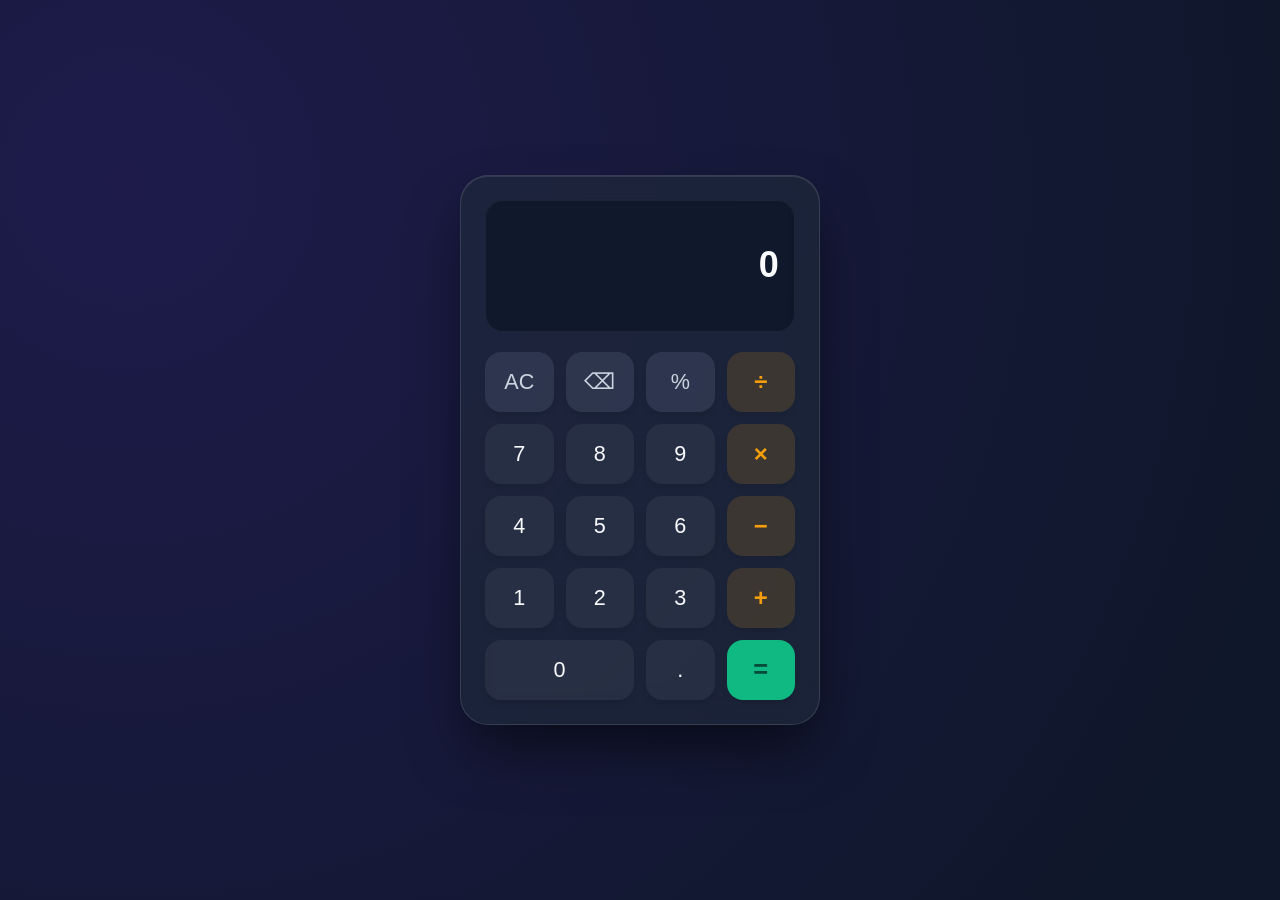
<file: CodeAlpha_Calculator/index.html>
<!DOCTYPE html>
<html lang="en">
<head>
  <meta charset="UTF-8" />
  <meta name="viewport" content="width=device-width, initial-scale=1.0" />
  <title>Smart Glass Calculator</title>
  <link rel="stylesheet" href="style.css" />
</head>
<body>
  <div class="calculator-card">
    <!-- Display Screen -->
    <div class="display">
      <div class="history-row" id="historyDisplay"></div>
      <div class="input-row" id="currentDisplay">0</div>
      <div class="preview-row" id="previewDisplay"></div>
    </div>

    <!-- Keypad Grid -->
    <div class="keypad">
      <button class="btn btn-action" data-action="all-clear">AC</button>
      <button class="btn btn-action" data-action="delete">⌫</button>
      <button class="btn btn-action" data-action="percent">%</button>
      <button class="btn btn-op" data-operator="÷">÷</button>

      <button class="btn btn-num" data-num="7">7</button>
      <button class="btn btn-num" data-num="8">8</button>
      <button class="btn btn-num" data-num="9">9</button>
      <button class="btn btn-op" data-operator="×">×</button>

      <button class="btn btn-num" data-num="4">4</button>
      <button class="btn btn-num" data-num="5">5</button>
      <button class="btn btn-num" data-num="6">6</button>
      <button class="btn btn-op" data-operator="-">−</button>

      <button class="btn btn-num" data-num="1">1</button>
      <button class="btn btn-num" data-num="2">2</button>
      <button class="btn btn-num" data-num="3">3</button>
      <button class="btn btn-op" data-operator="+">+</button>

      <button class="btn btn-num btn-zero" data-num="0">0</button>
      <button class="btn btn-num" data-num=".">.</button>
      <button class="btn btn-equals" data-action="equals">=</button>
    </div>
  </div>

  <script src="script.js"></script>
</body>
</html>
</file>
<file: CodeAlpha_Calculator/style.css>
:root {
  --bg-gradient: radial-gradient(circle at 10% 20%, #1e1b4b 0%, #0f172a 90%);
  --glass-bg: rgba(30, 41, 59, 0.7);
  --glass-border: rgba(255, 255, 255, 0.12);
  --text-main: #f8fafc;
  --text-dim: #94a3b8;
  --text-preview: #38bdf8;
  --op-color: #f59e0b;
  --eq-color: #10b981;
}

* {
  margin: 0;
  padding: 0;
  box-sizing: border-box;
  font-family: -apple-system, BlinkMacSystemFont, "Segoe UI", Roboto, sans-serif;
  user-select: none;
}

body {
  min-height: 100vh;
  display: flex;
  align-items: center;
  justify-content: center;
  background: var(--bg-gradient);
  padding: 1.5rem;
}

/* Glassmorphism Calculator Housing */
.calculator-card {
  width: 100%;
  max-width: 360px;
  background: var(--glass-bg);
  backdrop-filter: blur(16px);
  -webkit-backdrop-filter: blur(16px);
  border: 1px solid var(--glass-border);
  border-radius: 28px;
  padding: 1.5rem;
  box-shadow: 0 30px 60px -12px rgba(0, 0, 0, 0.6),
              inset 0 1px 0 rgba(255, 255, 255, 0.1);
}

/* Screen Layout */
.display {
  background: rgba(15, 23, 42, 0.85);
  border: 1px solid rgba(255, 255, 255, 0.05);
  border-radius: 18px;
  padding: 1.25rem 1rem;
  text-align: right;
  margin-bottom: 1.25rem;
  display: flex;
  flex-direction: column;
  justify-content: flex-end;
  min-height: 120px;
  overflow: hidden;
  word-break: break-all;
}

.history-row {
  font-size: 0.95rem;
  color: var(--text-dim);
  min-height: 1.2rem;
}

.input-row {
  font-size: 2.25rem;
  font-weight: 600;
  color: var(--text-main);
  letter-spacing: -0.02em;
  margin: 0.25rem 0;
}

.preview-row {
  font-size: 1.05rem;
  font-weight: 500;
  color: var(--text-preview);
  min-height: 1.3rem;
}

/* Keypad Grid */
.keypad {
  display: grid;
  grid-template-columns: repeat(4, 1fr);
  gap: 0.75rem;
}

.btn {
  height: 60px;
  border-radius: 16px;
  border: none;
  font-size: 1.35rem;
  font-weight: 500;
  color: var(--text-main);
  background: rgba(255, 255, 255, 0.05);
  cursor: pointer;
  transition: all 0.15s cubic-bezier(0.4, 0, 0.2, 1);
  box-shadow: 0 4px 6px -1px rgba(0, 0, 0, 0.1);
}

.btn:hover {
  background: rgba(255, 255, 255, 0.12);
  transform: translateY(-2px);
}

.btn:active,
.btn.active-key {
  transform: translateY(2px) scale(0.96);
  background: rgba(255, 255, 255, 0.2);
}

/* Button Variants */
.btn-action {
  background: rgba(148, 163, 184, 0.15);
  color: #cbd5e1;
}

.btn-op {
  background: rgba(245, 158, 11, 0.15);
  color: var(--op-color);
  font-weight: 600;
  font-size: 1.5rem;
}

.btn-op:hover {
  background: rgba(245, 158, 11, 0.25);
}

.btn-equals {
  background: var(--eq-color);
  color: #064e3b;
  font-weight: 700;
  font-size: 1.6rem;
}

.btn-equals:hover {
  background: #059669;
  color: #f8fafc;
}

.btn-zero {
  grid-column: span 2;
  border-radius: 16px;
}
</file>
